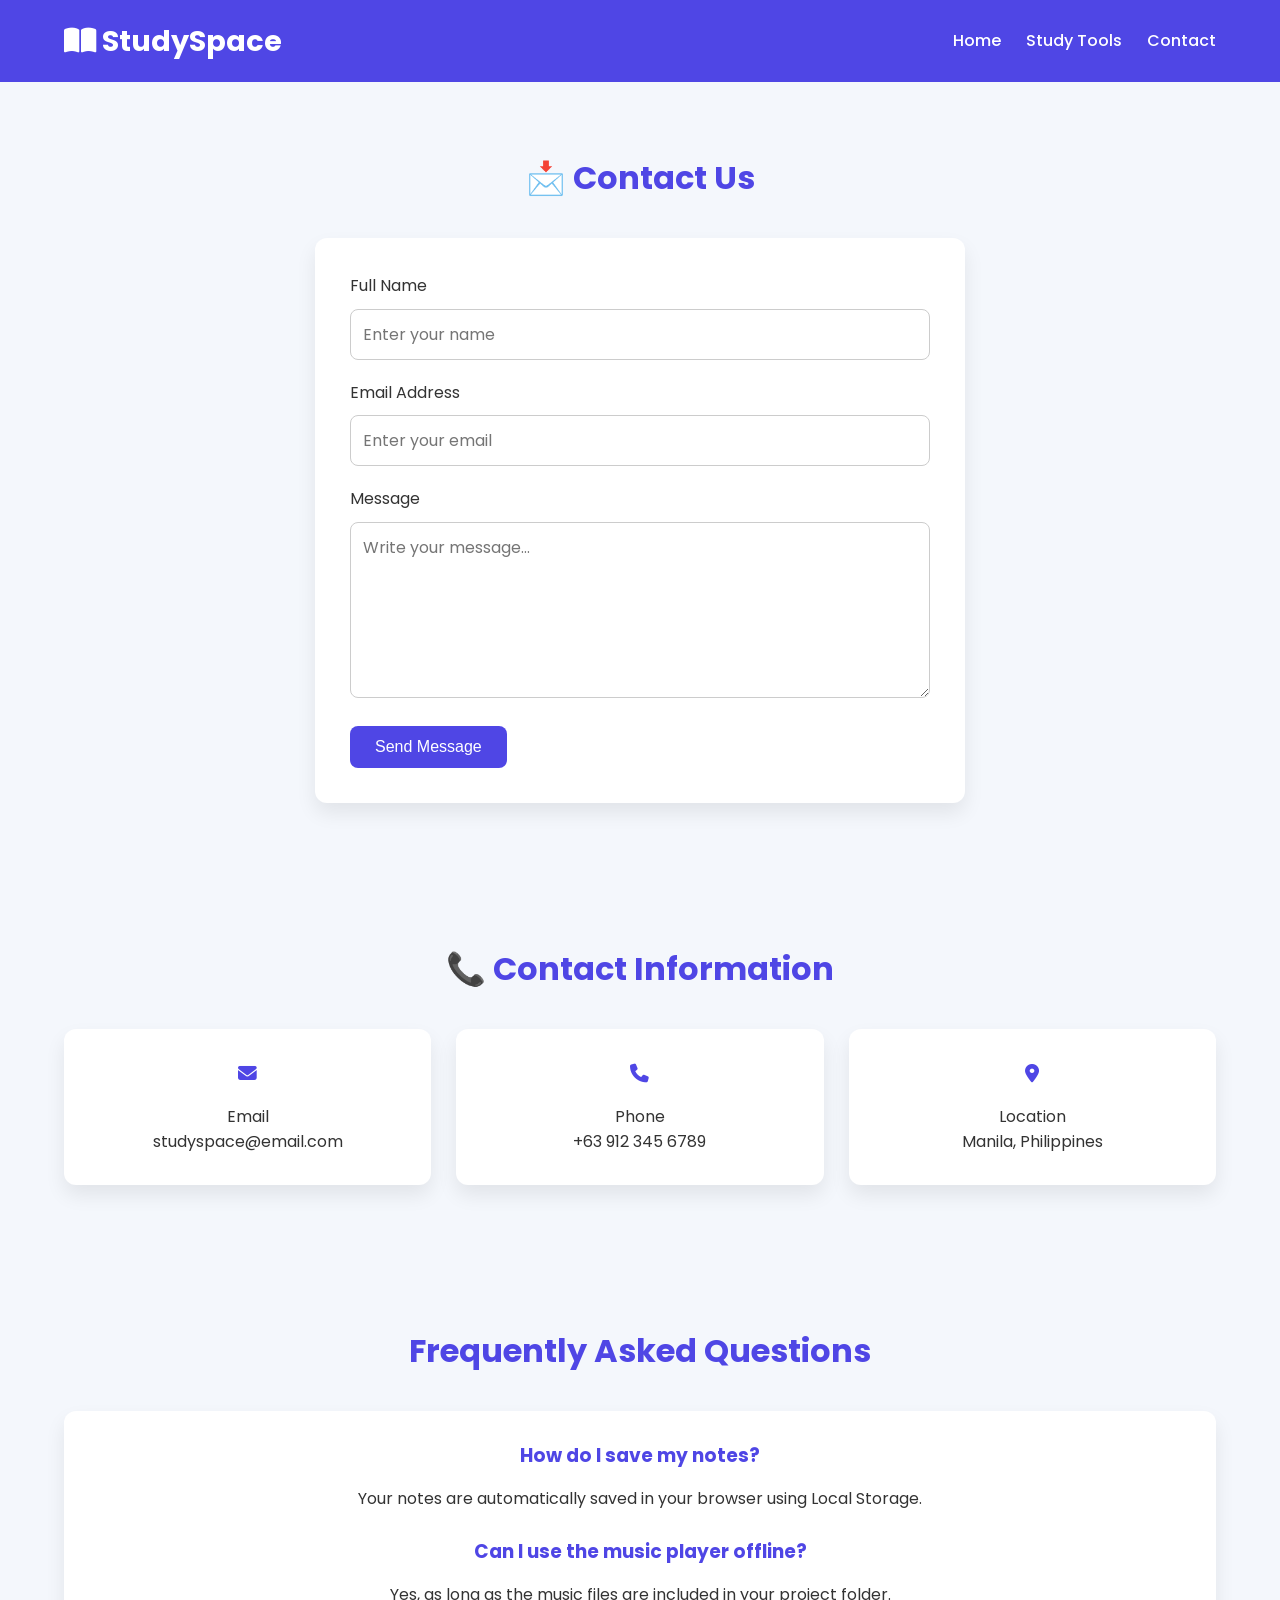
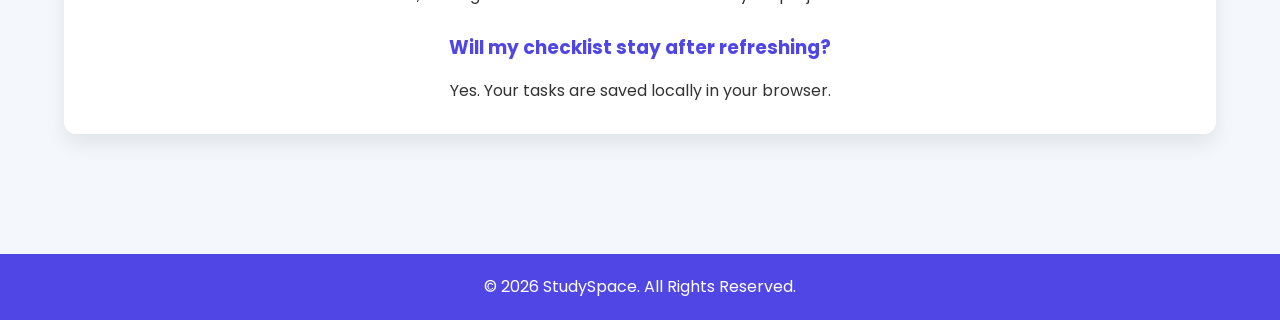
<file: contact.html>
<!DOCTYPE html>
<html lang="en">
<head>
    <meta charset="UTF-8">
    <meta name="viewport" content="width=device-width, initial-scale=1.0">

    <title>StudySpace | Contact</title>

    <meta name="description" content="Contact StudySpace with your questions or feedback.">

    <link rel="stylesheet" href="styles.css">

    <link rel="stylesheet"
    href="https://cdnjs.cloudflare.com/ajax/libs/font-awesome/6.5.2/css/all.min.css">
</head>

<body>

<header>

    <nav class="navbar">

        <h1 class="logo">
            <i class="fas fa-book-open"></i> StudySpace
        </h1>

        <ul class="nav-links">
            <li><a href="index.html">Home</a></li>
            <li><a href="tools.html">Study Tools</a></li>
            <li><a href="contact.html">Contact</a></li>
        </ul>

    </nav>

</header>

<main>

<section>

    <h2>📩 Contact Us</h2>

    <form id="contactForm">

        <label for="name">Full Name</label>

        <input
            type="text"
            id="name"
            placeholder="Enter your name"
            required>

        <label for="email">Email Address</label>

        <input
            type="email"
            id="email"
            placeholder="Enter your email"
            required>

        <label for="message">Message</label>

        <textarea
            id="message"
            rows="6"
            placeholder="Write your message..."
            required></textarea>

        <button type="submit">
            Send Message
        </button>

    </form>

</section>

<section>

    <h2>📞 Contact Information</h2>

    <div class="feature-container">

        <div class="feature-card">
            <h3><i class="fas fa-envelope"></i></h3>
            <p>Email</p>
            <p>studyspace@email.com</p>
        </div>

        <div class="feature-card">
            <h3><i class="fas fa-phone"></i></h3>
            <p>Phone</p>
            <p>+63 912 345 6789</p>
        </div>

        <div class="feature-card">
            <h3><i class="fas fa-location-dot"></i></h3>
            <p>Location</p>
            <p>Manila, Philippines</p>
        </div>

    </div>

</section>

<section>

    <h2>Frequently Asked Questions</h2>

    <div class="tip-card">

        <h3>How do I save my notes?</h3>

        <p>
            Your notes are automatically saved in your browser using Local Storage.
        </p>

        <br>

        <h3>Can I use the music player offline?</h3>

        <p>
            Yes, as long as the music files are included in your project folder.
        </p>

        <br>

        <h3>Will my checklist stay after refreshing?</h3>

        <p>
            Yes. Your tasks are saved locally in your browser.
        </p>

    </div>

</section>

</main>

<footer>

    <p>&copy; 2026 StudySpace. All Rights Reserved.</p>

</footer>

<script src="contact.js"></script>

</body>
</html>
</file>
<file: styles.css>
/* Google Font */
@import url('https://fonts.googleapis.com/css2?family=Poppins:wght@300;400;600;700&display=swap');

/* Reset */
*{
    margin:0;
    padding:0;
    box-sizing:border-box;
}

body{
    font-family:'Poppins',sans-serif;
    background:#f4f7fc;
    color:#333;
    line-height:1.6;
}

/* Navigation */
header{
    background:#4f46e5;
    color:#fff;
    position:sticky;
    top:0;
    z-index:1000;
}

.navbar{
    width:90%;
    max-width:1200px;
    margin:auto;
    display:flex;
    justify-content:space-between;
    align-items:center;
    padding:18px 0;
}

.logo{
    font-size:1.8rem;
    font-weight:700;
}

.nav-links{
    list-style:none;
    display:flex;
    gap:25px;
}

.nav-links a{
    text-decoration:none;
    color:white;
    font-weight:500;
    transition:.3s;
}

.nav-links a:hover{
    color:#ffd166;
}

/* Hero Section */
.hero{
    height:85vh;
    display:flex;
    justify-content:center;
    align-items:center;
    text-align:center;
    background:linear-gradient(rgba(79,70,229,.85),
    rgba(99,102,241,.85)),
    url("../images/study.jpg") center/cover;
    color:white;
}

.hero-content{
    width:80%;
    max-width:700px;
}

.hero h2{
    font-size:3rem;
    margin-bottom:20px;
}

.hero p{
    font-size:1.1rem;
    margin-bottom:30px;
}

.btn{
    display:inline-block;
    padding:12px 28px;
    background:#10b981;
    color:white;
    text-decoration:none;
    border-radius:8px;
    transition:.3s;
}

.btn:hover{
    background:#059669;
    transform:translateY(-3px);
}

/* General Sections */
section{
    width:90%;
    max-width:1200px;
    margin:auto;
    padding:70px 0;
}

section h2{
    text-align:center;
    color:#4f46e5;
    margin-bottom:35px;
    font-size:2rem;
}

/* Motivation */
blockquote{
    background:white;
    border-left:6px solid #4f46e5;
    padding:30px;
    font-style:italic;
    font-size:1.2rem;
    border-radius:10px;
    box-shadow:0 5px 15px rgba(0,0,0,.08);
}

/* Date & Time */
.datetime{
    text-align:center;
}

#date,
#time{
    font-size:1.3rem;
    margin:10px;
    font-weight:600;
}

/* Cards */
.tip-container,
.feature-container{
    display:grid;
    grid-template-columns:repeat(auto-fit,minmax(250px,1fr));
    gap:25px;
}

.tip-card,
.feature-card{
    background:white;
    padding:30px;
    border-radius:12px;
    text-align:center;
    box-shadow:0 10px 20px rgba(0,0,0,.08);
    transition:.3s;
}

.tip-card:hover,
.feature-card:hover{
    transform:translateY(-8px);
}

.tip-card h3,
.feature-card h3{
    color:#4f46e5;
    margin-bottom:15px;
}

/* Forms */
form{
    max-width:650px;
    margin:auto;
    background:white;
    padding:35px;
    border-radius:12px;
    box-shadow:0 10px 20px rgba(0,0,0,.08);
}

input,
textarea{
    width:100%;
    padding:12px;
    margin:10px 0 20px;
    border:1px solid #ccc;
    border-radius:8px;
    font-size:1rem;
    font-family:Poppins,sans-serif;
}

textarea{
    resize:vertical;
}

button{
    background:#4f46e5;
    color:white;
    border:none;
    padding:12px 25px;
    border-radius:8px;
    cursor:pointer;
    font-size:1rem;
    transition:.3s;
}

button:hover{
    background:#3730a3;
}

/* Music Player */
.music-player{
    background:white;
    padding:30px;
    border-radius:12px;
    box-shadow:0 10px 20px rgba(0,0,0,.08);
    margin-bottom:30px;
    text-align:center;
}

audio{
    width:100%;
    margin-top:15px;
}

/* Notes */
.notes-area{
    background:white;
    padding:30px;
    border-radius:12px;
    box-shadow:0 10px 20px rgba(0,0,0,.08);
    margin-bottom:30px;
}

/* Checklist */
.checklist{
    background:white;
    padding:30px;
    border-radius:12px;
    box-shadow:0 10px 20px rgba(0,0,0,.08);
}

.checklist ul{
    list-style:none;
    margin-top:20px;
}

.checklist li{
    display:flex;
    justify-content:space-between;
    align-items:center;
    background:#eef2ff;
    padding:12px;
    margin:10px 0;
    border-radius:8px;
}

/* Footer */
footer{
    background:#4f46e5;
    color:white;
    text-align:center;
    padding:20px;
    margin-top:50px;
}

/* Responsive */
@media(max-width:768px){

    .navbar{
        flex-direction:column;
        gap:15px;
    }

    .nav-links{
        flex-direction:column;
        align-items:center;
    }

    .hero{
        height:70vh;
    }

    .hero h2{
        font-size:2.2rem;
    }

    section{
        padding:50px 0;
    }
}
</file>
